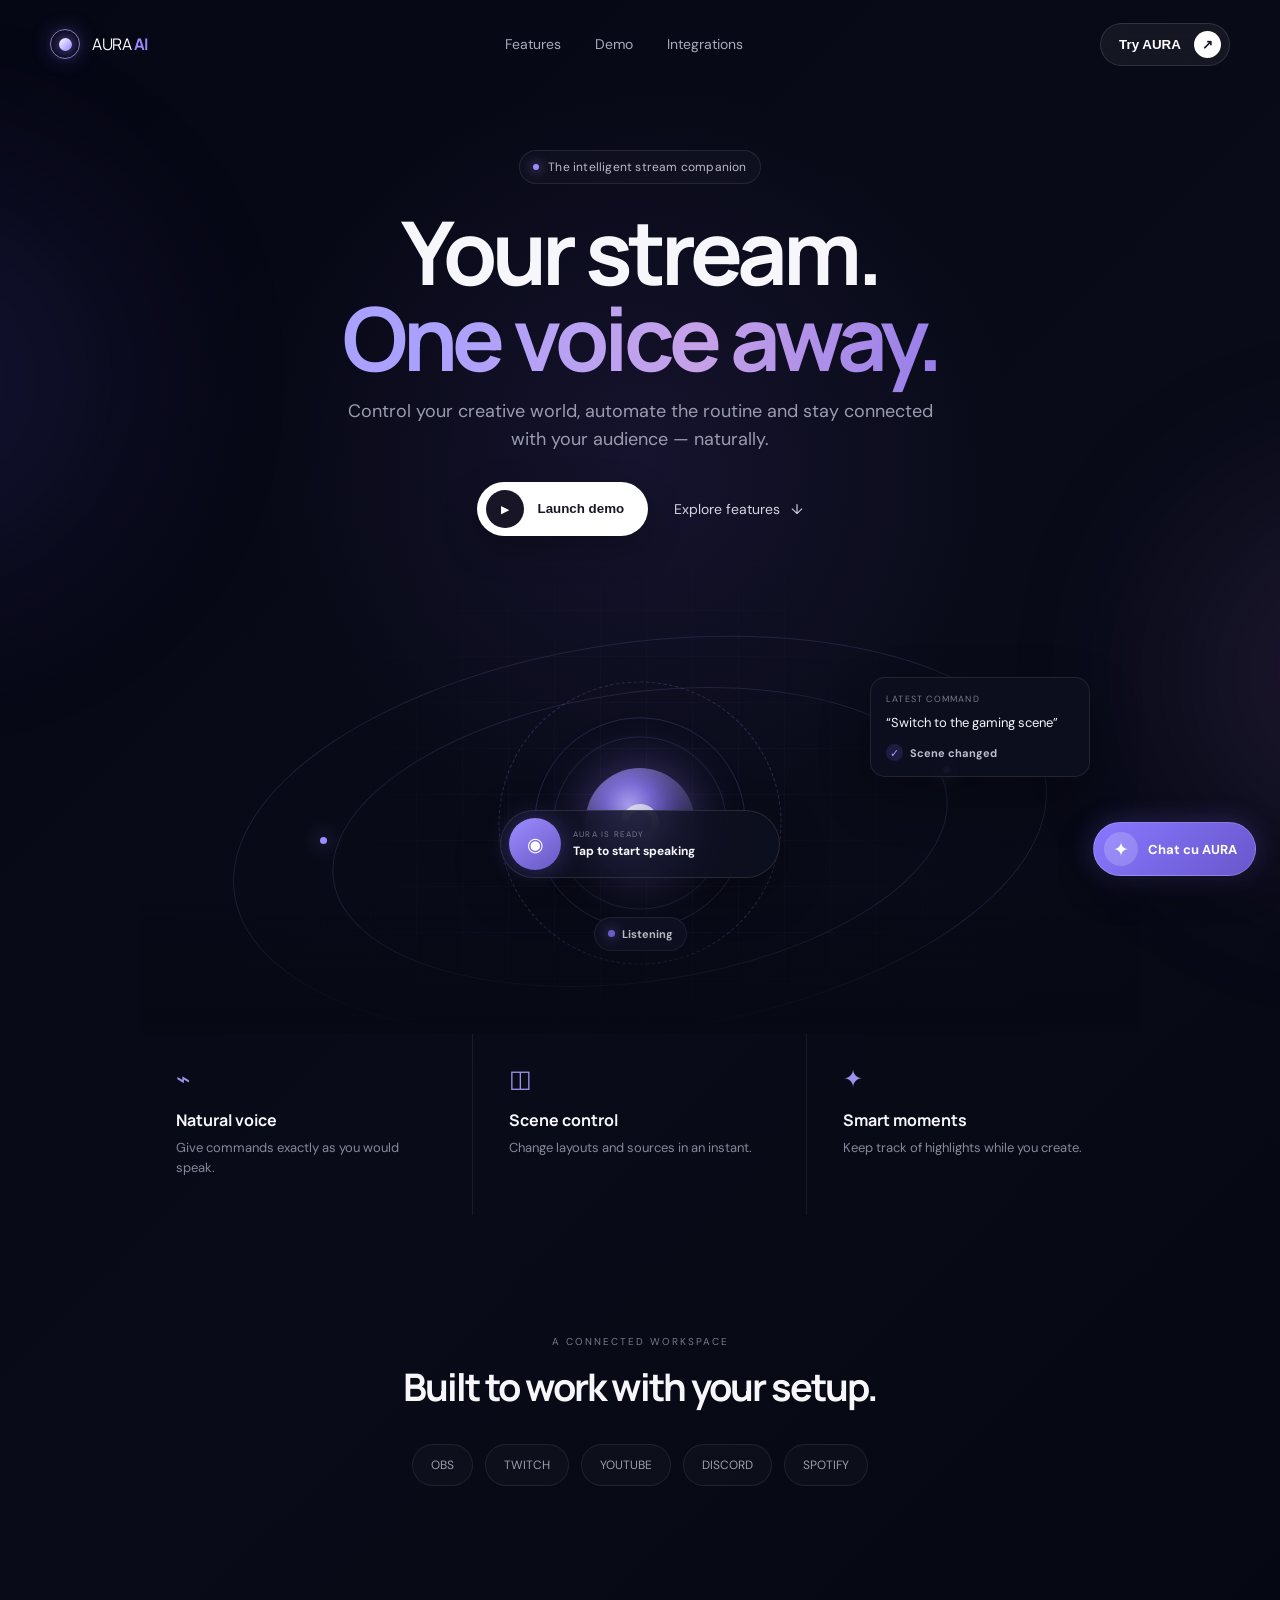
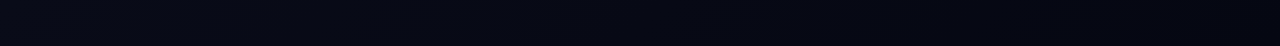
<file: index.html>
<!doctype html>
<html lang="ro">
  <head>
    <meta charset="UTF-8" />
    <meta name="viewport" content="width=device-width, initial-scale=1.0" />
    <meta name="theme-color" content="#05070f" />
    <title>AURA AI — Your stream, on autopilot</title>
    <meta name="description" content="AURA AI is an intelligent creative copilot for modern streamers." />
    <link rel="preconnect" href="https://fonts.googleapis.com" />
    <link rel="preconnect" href="https://fonts.gstatic.com" crossorigin />
    <link href="https://fonts.googleapis.com/css2?family=DM+Sans:wght@400;500;600;700&family=Manrope:wght@600;700;800&display=swap" rel="stylesheet" />
    <link rel="stylesheet" href="styles.css" />
    <link rel="stylesheet" href="chat.css" />
  </head>
  <body>
    <div class="ambient ambient-one"></div>
    <div class="ambient ambient-two"></div>

    <nav class="nav">
      <a class="brand" href="#" aria-label="AURA AI acasă">
        <span class="brand-mark"><span></span></span>
        <span>AURA <b>AI</b></span>
      </a>
      <div class="nav-links">
        <a href="#features">Features</a>
        <a href="#demo">Demo</a>
        <a href="#integrations">Integrations</a>
      </div>
      <button class="nav-cta" data-scroll="demo">Try AURA <span>↗</span></button>
    </nav>

    <main>
      <section class="hero">
        <div class="eyebrow"><span></span> The intelligent stream companion</div>
        <h1>Your stream.<br /><em>One voice away.</em></h1>
        <p class="hero-copy">Control your creative world, automate the routine and stay connected with your audience — naturally.</p>
        <div class="hero-actions">
          <button class="primary-btn" data-scroll="demo"><span class="play-icon">▶</span> Launch demo</button>
          <a class="text-link" href="#features">Explore features <span>↓</span></a>
        </div>

        <div class="orbital-stage" id="demo">
          <div class="orbital-grid"></div>
          <div class="orbit orbit-one"></div>
          <div class="orbit orbit-two"></div>
          <div class="orbit-dot dot-one"></div>
          <div class="orbit-dot dot-two"></div>
          <div class="orbital-core">
            <div class="core-rings"><span class="core-ring ring-one"></span><span class="core-ring ring-two"></span><span class="core-ring ring-three"></span></div>
            <div class="core-symbol"><span></span></div>
            <div class="voice-status"><span class="pulse-dot"></span><b id="voiceStatus">Listening</b></div>
          </div>
          <aside class="command-card">
            <div class="command-label">LATEST COMMAND</div>
            <div class="command-text" id="commandText">“Switch to the gaming scene”</div>
            <div class="command-result"><span>✓</span><b>Scene changed</b></div>
          </aside>
        </div>
      </section>

      <section class="feature-strip" id="features">
        <article><div class="feature-icon">⌁</div><h3>Natural voice</h3><p>Give commands exactly as you would speak.</p></article>
        <article><div class="feature-icon">◫</div><h3>Scene control</h3><p>Change layouts and sources in an instant.</p></article>
        <article><div class="feature-icon">✦</div><h3>Smart moments</h3><p>Keep track of highlights while you create.</p></article>
      </section>

      <section class="integrations" id="integrations">
        <p class="section-kicker">A CONNECTED WORKSPACE</p>
        <h2>Built to work with your setup.</h2>
        <div class="integration-row"><span>OBS</span><span>TWITCH</span><span>YOUTUBE</span><span>DISCORD</span><span>SPOTIFY</span></div>
      </section>
    </main>

    <div class="voice-dock">
      <button id="voiceButton" class="mic-button" aria-label="Start voice demo"><span>◉</span></button>
      <div><small>AURA IS READY</small><strong id="dockText">Tap to start speaking</strong></div>
    </div>

    <section class="chat-widget" id="chatWidget" aria-label="Chat AURA AI" aria-hidden="true">
      <header class="chat-header">
        <div class="chat-avatar">✦</div>
        <div class="chat-heading"><strong>Chat cu AURA</strong><span><i></i> Demo interactiv</span></div>
        <button class="chat-close" id="chatClose" aria-label="Închide chatul">×</button>
      </header>
      <div class="chat-messages" id="chatMessages" role="log" aria-live="polite">
        <div class="chat-message aura-message"><span class="message-avatar">✦</span><div class="message-bubble">Salut! Sunt AURA. Scrie o comandă de test, de exemplu „deschide YouTube” sau „schimbă scena la gaming”.</div></div>
      </div>
      <div class="chat-suggestions" aria-label="Comenzi sugerate">
        <button type="button" data-prompt="Deschide YouTube">Deschide YouTube</button>
        <button type="button" data-prompt="Schimbă scena la gaming">Scena gaming</button>
      </div>
      <form class="chat-compose" id="chatForm">
        <label class="visually-hidden" for="chatInput">Scrie un mesaj</label>
        <input id="chatInput" name="message" type="text" placeholder="Scrie o comandă…" autocomplete="off" maxlength="240" />
        <button type="submit" aria-label="Trimite mesaj">↑</button>
      </form>
      <p class="chat-note">Demo: comenzile pentru aplicații desktop sunt simulate.</p>
    </section>
    <button class="chat-launcher" id="chatLauncher" aria-label="Deschide chatul cu AURA"><span>✦</span><b>Chat cu AURA</b></button>

    <script src="app.js"></script>
  </body>
</html>
</file>
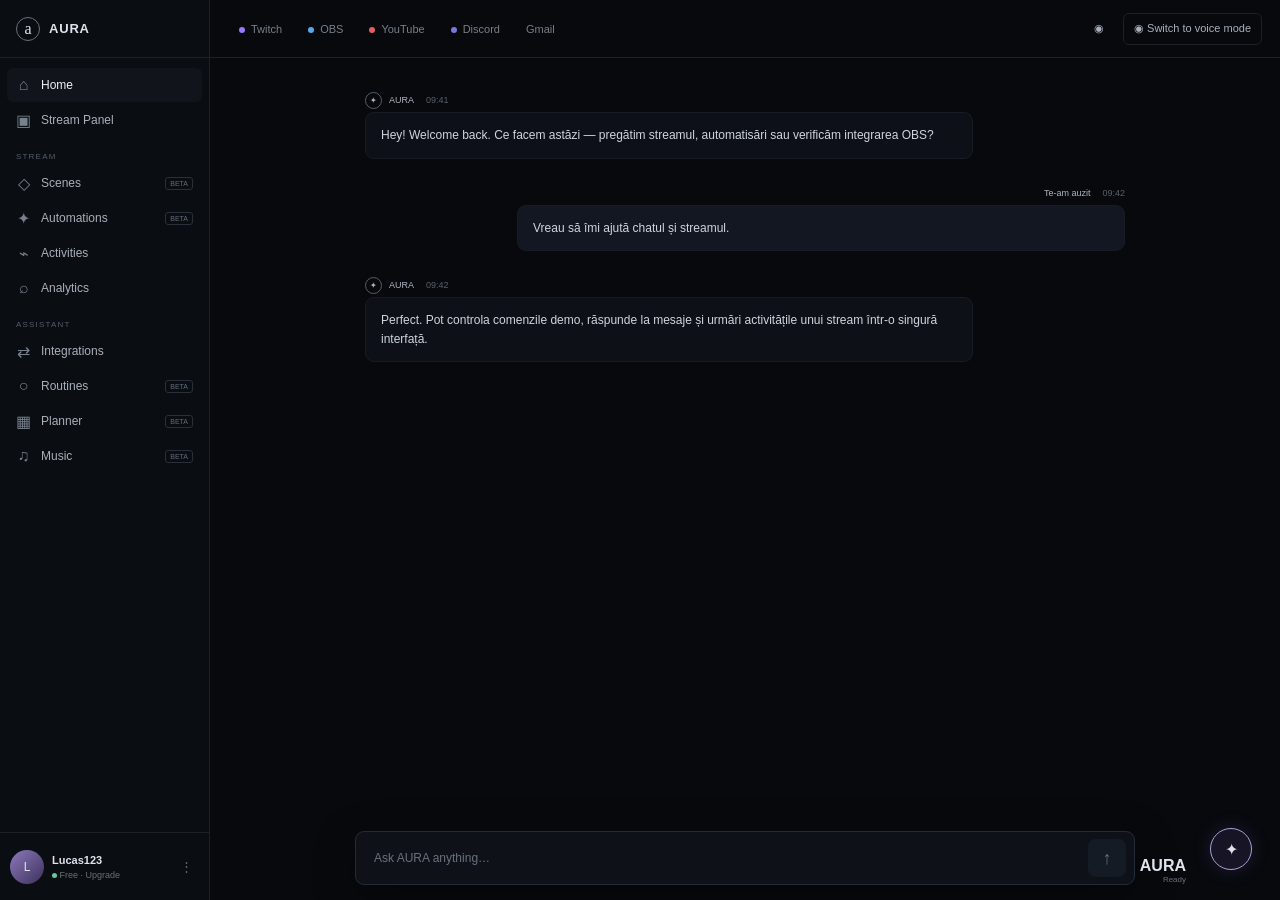
<file: dashboard.html>
<!doctype html>
<html lang="ro">
  <head>
    <meta charset="UTF-8" />
    <meta name="viewport" content="width=device-width, initial-scale=1.0" />
    <meta name="theme-color" content="#080b12" />
    <title>AURA AI — Chat workspace</title>
    <link rel="stylesheet" href="app.css" />
  </head>
  <body>
    <aside class="sidebar">
      <div class="brand"><span class="brand-mark">a</span><strong>AURA</strong></div>
      <nav class="menu" aria-label="Navigare principală">
        <button class="menu-item active"><span>⌂</span><b>Home</b></button>
        <button class="menu-item"><span>▣</span><b>Stream Panel</b></button>
        <p class="menu-label">STREAM</p>
        <button class="menu-item"><span>◇</span><b>Scenes</b><em>BETA</em></button>
        <button class="menu-item"><span>✦</span><b>Automations</b><em>BETA</em></button>
        <button class="menu-item"><span>⌁</span><b>Activities</b></button>
        <button class="menu-item"><span>⌕</span><b>Analytics</b></button>
        <p class="menu-label">ASSISTANT</p>
        <button class="menu-item"><span>⇄</span><b>Integrations</b></button>
        <button class="menu-item"><span>○</span><b>Routines</b><em>BETA</em></button>
        <button class="menu-item"><span>▦</span><b>Planner</b><em>BETA</em></button>
        <button class="menu-item"><span>♫</span><b>Music</b><em>BETA</em></button>
      </nav>
      <div class="user-card"><div class="avatar">L</div><div><strong>Lucas123</strong><small><i></i> Free · Upgrade</small></div><button aria-label="Opțiuni utilizator">⋮</button></div>
    </aside>

    <main class="workspace">
      <header class="topbar">
        <nav class="platforms" aria-label="Platforme">
          <button><span class="dot twitch"></span>Twitch</button>
          <button><span class="dot obs"></span>OBS</button>
          <button><span class="dot youtube"></span>YouTube</button>
          <button><span class="dot discord"></span>Discord</button>
          <button class="muted">Gmail</button>
        </nav>
        <div class="top-actions"><button class="icon-btn" aria-label="Sunet">◉</button><button class="voice-mode">◉ <span>Switch to voice mode</span></button></div>
      </header>

      <section class="chat-area">
        <div class="conversation" id="conversation">
          <article class="message assistant">
            <div class="meta"><span>✦</span>AURA <time>09:41</time></div>
            <div class="bubble">Hey! Welcome back. Ce facem astăzi — pregătim streamul, automatisări sau verificăm integrarea OBS?</div>
          </article>
          <article class="message user"><div class="meta">Te-am auzit <time>09:42</time></div><div class="bubble">Vreau să îmi ajută chatul și streamul.</div></article>
          <article class="message assistant"><div class="meta"><span>✦</span>AURA <time>09:42</time></div><div class="bubble">Perfect. Pot controla comenzile demo, răspunde la mesaje și urmări activitățile unui stream într-o singură interfață.</div></article>
        </div>

        <form class="composer" id="composer">
          <input id="chatInput" type="text" placeholder="Ask AURA anything…" autocomplete="off" aria-label="Mesaj pentru AURA" />
          <button class="send" type="submit" aria-label="Trimite">↑</button>
        </form>
      </section>

      <div class="status"><span>✦</span><div><strong>AURA</strong><small>Ready</small></div></div>
    </main>

    <script src="app.js"></script>
  </body>
</html>
</file>
<file: styles.css>
:root {
  --ink: #070914;
  --panel: #0d1020;
  --violet: #8572ff;
  --pink: #c78cff;
  --white: #f7f7fb;
  --muted: #9a9daf;
}

* { box-sizing: border-box; }
html { scroll-behavior: smooth; }
body {
  margin: 0;
  min-height: 100vh;
  overflow-x: hidden;
  color: var(--white);
  background:
    radial-gradient(circle at 50% 28%, rgba(105, 76, 185, .14), transparent 28%),
    linear-gradient(135deg, #060714 0%, #090b18 55%, #050712 100%);
  font-family: "DM Sans", sans-serif;
}

.ambient { position: fixed; border-radius: 50%; filter: blur(100px); pointer-events: none; opacity: .14; }
.ambient-one { width: 400px; height: 400px; background: #5d4fd7; left: -280px; top: 20%; }
.ambient-two { width: 360px; height: 360px; background: #a26ace; right: -260px; top: 55%; }

.nav {
  width: min(1180px, calc(100% - 48px));
  height: 88px;
  margin: auto;
  display: flex;
  align-items: center;
  justify-content: space-between;
  position: relative;
  z-index: 20;
}
.brand { display: flex; align-items: center; gap: 12px; color: white; text-decoration: none; font-family: "Manrope", sans-serif; letter-spacing: -.5px; }
.brand b { color: #9e8cff; }
.brand-mark { width: 30px; height: 30px; border: 1px solid rgba(185,174,255,.7); border-radius: 50%; display: grid; place-items: center; box-shadow: 0 0 20px rgba(133,114,255,.25); }
.brand-mark span { width: 13px; height: 13px; border-radius: 50%; background: linear-gradient(135deg, #fff, #9181ff); box-shadow: 0 0 14px #8d7aff; }
.nav-links { display: flex; gap: 34px; }
.nav-links a { color: #aaaabd; text-decoration: none; font-size: 14px; transition: .2s; }
.nav-links a:hover { color: white; }
.nav-cta { height: 43px; border: 1px solid rgba(255,255,255,.12); border-radius: 100px; background: rgba(255,255,255,.055); color: white; padding: 0 8px 0 18px; font-weight: 600; cursor: pointer; backdrop-filter: blur(12px); }
.nav-cta span { display: inline-grid; place-items: center; width: 27px; height: 27px; margin-left: 10px; border-radius: 50%; background: white; color: #171526; }

.hero { text-align: center; padding-top: 62px; }
.eyebrow { display: inline-flex; align-items: center; gap: 9px; color: #bbb9c9; border: 1px solid rgba(255,255,255,.09); border-radius: 100px; padding: 8px 13px; font-size: 12px; letter-spacing: .2px; background: rgba(255,255,255,.025); }
.eyebrow span { width: 6px; height: 6px; border-radius: 50%; background: #9d8cff; box-shadow: 0 0 12px #9d8cff; }
.hero h1 { margin: 24px 0 18px; font-family: "Manrope", sans-serif; font-size: clamp(52px, 7vw, 88px); line-height: .98; letter-spacing: -5px; }
.hero h1 em { font-style: normal; color: transparent; background: linear-gradient(100deg, #aaa1ff 15%, #c6a1e8 60%, #967de9); background-clip: text; -webkit-background-clip: text; }
.hero-copy { width: min(600px, calc(100% - 40px)); margin: 0 auto; color: var(--muted); font-size: 18px; line-height: 1.55; }
.hero-actions { display: flex; justify-content: center; align-items: center; gap: 26px; margin-top: 28px; }
.primary-btn { height: 54px; border: 0; border-radius: 100px; background: white; color: #171526; padding: 0 24px 0 9px; font-weight: 700; cursor: pointer; box-shadow: 0 12px 35px rgba(0,0,0,.25); }
.play-icon { display: inline-grid; place-items: center; width: 38px; height: 38px; margin-right: 10px; border-radius: 50%; background: #171526; color: white; font-size: 10px; }
.text-link { color: #d5d4df; text-decoration: none; font-size: 14px; }.text-link span { margin-left: 7px; }

.orbital-stage { width: min(1000px, calc(100% - 40px)); height: 470px; margin: 28px auto 0; position: relative; overflow: hidden; border-radius: 38px 38px 0 0; }
.orbital-stage::after { content:""; position:absolute; inset:0; background: linear-gradient(transparent 72%, #070914 100%); pointer-events:none; }
.orbital-grid { position:absolute; inset: 0; background-image: linear-gradient(rgba(143,132,220,.055) 1px, transparent 1px), linear-gradient(90deg, rgba(143,132,220,.055) 1px, transparent 1px); background-size: 46px 46px; mask-image: radial-gradient(circle at 50% 58%, black 0, transparent 68%); }
.orbit { position: absolute; left: 50%; top: 58%; border: 1px solid rgba(155,145,230,.15); border-radius: 50%; transform: translate(-50%, -50%) rotate(-8deg); }
.orbit-one { width: 620px; height: 290px; }.orbit-two { width: 820px; height: 390px; }
.orbit-dot { position:absolute; width:7px; height:7px; border-radius:50%; background:#9d8cff; box-shadow:0 0 20px #9d8cff; }.dot-one { left:18%; top:58%; }.dot-two { right:19%; top:43%; }
.orbital-core { position:absolute; width:240px; height:240px; left:50%; top:55%; transform:translate(-50%,-50%); display:grid; place-items:center; }
.core-rings, .core-ring { position:absolute; inset:0; border-radius:50%; }.core-ring { border:1px solid rgba(153,139,238,.22); }.ring-one { transform:scale(.72); }.ring-two { transform:scale(.88); }.ring-three { transform:scale(1.18); border-style:dashed; animation:spin 20s linear infinite; }
.core-symbol { width:110px; height:110px; border-radius:50%; display:grid; place-items:center; background:radial-gradient(circle at 40% 35%, #b5aaff 0, #7767d3 25%, #2d285a 62%, #17182c 100%); box-shadow:0 0 50px rgba(131,108,223,.45), inset 0 0 25px rgba(255,255,255,.18); animation:float 4s ease-in-out infinite; }.core-symbol span { width:38px;height:38px;border-radius:50%;border:7px solid rgba(255,255,255,.72);border-left-color:transparent;transform:rotate(-35deg); }
.voice-status { position:absolute; bottom:-8px; display:flex; align-items:center; gap:7px; height:34px; padding:0 13px; border-radius:100px; background:#111326; border:1px solid rgba(255,255,255,.09); font-size:11px; }.pulse-dot { width:7px;height:7px;border-radius:50%;background:#8c7aff;box-shadow:0 0 12px #8c7aff; }
.command-card { position:absolute; right:5%; top:24%; z-index:3; width:220px; text-align:left; padding:15px; border:1px solid rgba(255,255,255,.09); border-radius:15px; background:rgba(13,15,31,.88); backdrop-filter:blur(15px); box-shadow:0 20px 50px rgba(0,0,0,.3); }.command-label { color:#77798d;font-size:9px;letter-spacing:1.2px;margin-bottom:9px; }.command-text { font-size:13px;line-height:1.4; }.command-result { display:flex;align-items:center;gap:7px;margin-top:12px;color:#bdbfd0;font-size:11px; }.command-result span { display:grid;place-items:center;width:17px;height:17px;border-radius:50%;background:rgba(133,114,255,.16);color:#aa9cff; }

.feature-strip { width:min(1000px, calc(100% - 40px)); margin:-2px auto 0; display:grid; grid-template-columns:repeat(3,1fr); border-top:1px solid rgba(255,255,255,.07); }
.feature-strip article { padding:30px 36px 38px; border-right:1px solid rgba(255,255,255,.07); }.feature-strip article:last-child { border-right:0; }.feature-icon { color:#9e91ea;font-size:24px;height:38px; }.feature-strip h3 { margin:8px 0 7px;font-family:"Manrope",sans-serif;font-size:16px; }.feature-strip p { margin:0;color:#85889b;font-size:13px;line-height:1.5; }
.integrations { text-align:center; padding:110px 20px 160px; }.section-kicker { color:#77798d;font-size:10px;letter-spacing:2px; }.integrations h2 { margin:12px 0 32px;font-family:"Manrope",sans-serif;font-size:38px;letter-spacing:-2px; }.integration-row { display:flex;justify-content:center;flex-wrap:wrap;gap:12px; }.integration-row span { border:1px solid rgba(255,255,255,.08);border-radius:100px;padding:12px 18px;color:#9c9dad;background:rgba(255,255,255,.025);font-size:12px; }
.voice-dock { position:fixed;z-index:30;left:50%;bottom:22px;transform:translateX(-50%);height:68px;width:280px;padding:8px 16px 8px 8px;border:1px solid rgba(255,255,255,.11);border-radius:100px;background:rgba(14,16,32,.82);backdrop-filter:blur(18px);display:flex;align-items:center;gap:12px;box-shadow:0 15px 45px rgba(0,0,0,.38); }.mic-button { width:52px;height:52px;flex:0 0 52px;border:0;border-radius:50%;background:linear-gradient(145deg,#9d8cff,#6758c4);color:white;cursor:pointer;box-shadow:0 0 25px rgba(133,114,255,.35); }.mic-button span { font-size:19px; }.voice-dock div { display:flex;flex-direction:column;text-align:left; }.voice-dock small { color:#77798d;font-size:8px;letter-spacing:1.2px;margin-bottom:4px; }.voice-dock strong { font-size:12px; }.voice-dock.listening .mic-button { animation:micPulse 1.5s ease-in-out infinite; }

@keyframes spin { to { transform:scale(1.18) rotate(360deg); } }@keyframes float { 50% { transform:translateY(-8px); } }@keyframes micPulse { 50% { box-shadow:0 0 0 10px rgba(133,114,255,.09),0 0 35px rgba(133,114,255,.55); } }

@media (max-width: 760px) { .nav { width:calc(100% - 32px); }.nav-links { display:none; }.hero { padding-top:42px; }.hero h1 { letter-spacing:-3px; }.hero-copy { font-size:16px; }.orbital-stage { height:420px;width:calc(100% - 20px); }.orbit-one { width:480px; }.orbit-two { width:650px; }.command-card { right:12px;top:8%;width:190px; }.feature-strip { grid-template-columns:1fr; }.feature-strip article { border-right:0;border-bottom:1px solid rgba(255,255,255,.07); }.feature-strip article:last-child { border-bottom:0; }.integrations h2 { font-size:30px; }.voice-dock { bottom:12px; } }
@media (max-width: 480px) { .nav-cta { font-size:0;padding-left:8px; }.nav-cta span { margin:0; }.hero h1 { font-size:48px; }.hero-actions { flex-direction:column;gap:14px; }.orbital-stage { height:390px; }.orbital-core { width:210px;height:210px; }.command-card { top:auto;bottom:24px;left:50%;right:auto;transform:translateX(-50%); }.integrations { padding-bottom:130px; } }
</file>
<file: chat.css>
/* AURA AI chat widget */
.chat-launcher {
  position: fixed;
  z-index: 40;
  right: 24px;
  bottom: 24px;
  display: flex;
  align-items: center;
  gap: 10px;
  min-height: 54px;
  padding: 0 18px 0 10px;
  border: 1px solid rgba(255,255,255,.18);
  border-radius: 100px;
  color: #fff;
  background: linear-gradient(135deg, #8978ff, #6857cb);
  box-shadow: 0 12px 35px rgba(0,0,0,.4), 0 0 28px rgba(133,114,255,.3);
  font: inherit;
  cursor: pointer;
}
.chat-launcher span { display:grid;place-items:center;width:34px;height:34px;border-radius:50%;background:rgba(255,255,255,.18);font-size:19px; }
.chat-launcher b { font-size:13px; }
.chat-launcher[aria-expanded="true"] { opacity:0;pointer-events:none; }
.chat-widget {
  position: fixed;
  z-index: 39;
  right: 24px;
  bottom: 90px;
  display: flex;
  flex-direction: column;
  width: min(370px, calc(100vw - 28px));
  height: min(520px, calc(100vh - 125px));
  min-height: 360px;
  overflow: hidden;
  border: 1px solid rgba(255,255,255,.12);
  border-radius: 20px;
  background: rgba(12,14,29,.97);
  box-shadow: 0 24px 80px rgba(0,0,0,.55), 0 0 45px rgba(112,91,204,.12);
  backdrop-filter: blur(20px);
  opacity: 0;
  visibility: hidden;
  transform: translateY(12px) scale(.98);
  transform-origin: bottom right;
  transition: opacity .2s ease, transform .2s ease, visibility .2s;
}
.chat-widget.is-open { opacity:1;visibility:visible;transform:translateY(0) scale(1); }
.chat-header { display:flex;align-items:center;gap:11px;padding:15px 16px;border-bottom:1px solid rgba(255,255,255,.08); }
.chat-avatar,.message-avatar { display:grid;place-items:center;flex:0 0 36px;width:36px;height:36px;border-radius:50%;color:white;background:linear-gradient(145deg,#a79aff,#6755c8);box-shadow:0 0 18px rgba(133,114,255,.25); }
.chat-heading { display:flex;flex-direction:column;gap:4px;flex:1;text-align:left; }.chat-heading strong { font-size:13px; }.chat-heading span { color:#9496aa;font-size:10px; }.chat-heading i { display:inline-block;width:6px;height:6px;margin-right:5px;border-radius:50%;background:#76d6a5; }
.chat-close { border:0;background:transparent;color:#aaaabd;font-size:24px;line-height:1;cursor:pointer; }
.chat-messages { display:flex;flex:1;flex-direction:column;gap:13px;overflow-y:auto;padding:17px 14px;scrollbar-color:#393550 transparent; }
.chat-message { display:flex;align-items:flex-end;gap:8px;max-width:92%; }.chat-message.user-message { align-self:flex-end; }.chat-message.aura-message { align-self:flex-start; }
.message-avatar { width:25px;height:25px;flex-basis:25px;font-size:12px; }.message-bubble { padding:11px 13px;border:1px solid rgba(255,255,255,.07);border-radius:15px 15px 15px 4px;background:#17192d;color:#e8e8f1;font-size:12px;line-height:1.55;text-align:left;overflow-wrap:anywhere; }.user-message .message-bubble { border-color:rgba(157,140,255,.2);border-radius:15px 15px 4px 15px;background:#37305f; }
.chat-suggestions { display:flex;gap:7px;overflow-x:auto;padding:0 14px 12px; }.chat-suggestions button { flex:0 0 auto;padding:7px 10px;border:1px solid rgba(161,147,255,.25);border-radius:100px;background:rgba(133,114,255,.08);color:#c7c0ff;font:inherit;font-size:10px;cursor:pointer; }.chat-suggestions button:hover { background:rgba(133,114,255,.18); }
.chat-compose { display:flex;gap:8px;align-items:center;padding:10px 12px;border-top:1px solid rgba(255,255,255,.08); }.chat-compose input { min-width:0;flex:1;height:42px;padding:0 13px;border:1px solid rgba(255,255,255,.1);border-radius:12px;outline:none;background:#090b18;color:#fff;font:inherit;font-size:12px; }.chat-compose input:focus { border-color:#8473e6; }.chat-compose input::placeholder { color:#77798d; }.chat-compose button { width:40px;height:40px;border:0;border-radius:12px;background:#8978ff;color:#fff;font-size:22px;cursor:pointer; }.chat-note { margin:0;padding:0 14px 11px;color:#77798d;font-size:9px;text-align:center; }
.visually-hidden { position:absolute;width:1px;height:1px;padding:0;margin:-1px;overflow:hidden;clip:rect(0,0,0,0);white-space:nowrap;border:0; }
@media (max-width: 600px) { .chat-launcher { right:14px;bottom:88px; }.chat-widget { right:14px;bottom:150px;height:min(500px,calc(100vh - 180px)); }.voice-dock { z-index:35; } }
</file>
<file: app.css>
:root{--bg:#07090d;--sidebar:#0a0d12;--line:#1b2029;--panel:#0d1117;--muted:#858e9b;--text:#dfe4ec;--accent:#c4b6ff}*{box-sizing:border-box}body{margin:0;height:100vh;overflow:hidden;background:var(--bg);color:var(--text);font-family:Inter,"Segoe UI",sans-serif}.sidebar{position:fixed;inset:0 auto 0 0;width:210px;border-right:1px solid var(--line);background:var(--sidebar);display:flex;flex-direction:column}.brand{height:58px;display:flex;align-items:center;gap:9px;padding:0 16px;border-bottom:1px solid var(--line);font-size:13px}.brand-mark{display:grid;place-items:center;width:24px;height:24px;border:1px solid #69717d;border-radius:50%;font-family:Georgia,serif;font-size:16px}.brand strong{letter-spacing:.8px}.menu{padding:9px 7px;flex:1}.menu-item{width:100%;height:34px;margin:1px 0;padding:0 9px;border:0;border-radius:6px;background:transparent;color:#a9b0ba;display:flex;align-items:center;gap:10px;font:inherit;text-align:left;cursor:pointer}.menu-item:hover,.menu-item.active{background:#11151b;color:#edf1f7}.menu-item span{width:15px;text-align:center;color:#77808d}.menu-item b{font-size:12px;font-weight:500}.menu-item em{margin-left:auto;padding:2px 4px;border:1px solid #29303a;border-radius:3px;color:#626d7a;font-size:7px;font-style:normal}.menu-label{margin:15px 9px 5px;color:#535d69;font-size:8px;letter-spacing:1.2px}.user-card{height:68px;margin-top:auto;border-top:1px solid var(--line);display:flex;align-items:center;padding:10px}.avatar{width:34px;height:34px;margin-right:8px;border-radius:50%;display:grid;place-items:center;background:linear-gradient(135deg,#8c79bc,#3d315b);font-size:12px}.user-card div:nth-child(2){display:flex;flex-direction:column;gap:4px}.user-card strong{font-size:11px}.user-card small{color:#69736f;font-size:9px}.user-card small i{display:inline-block;width:5px;height:5px;border-radius:50%;background:#66c7a0}.user-card button{margin-left:auto;border:0;background:none;color:#5d6672}.workspace{margin-left:210px;height:100vh}.topbar{height:58px;border-bottom:1px solid var(--line);display:flex;align-items:center;justify-content:space-between;padding:0 18px}.platforms{display:flex;gap:4px}.platforms button{height:30px;padding:0 10px;border:1px solid transparent;border-radius:5px;background:transparent;color:#777f8b;font-size:11px}.platforms button:hover{border-color:var(--line);background:#0d1117}.dot{display:inline-block;width:6px;height:6px;margin-right:6px;border-radius:50%;background:#6d7480}.dot.twitch{background:#9878ff}.dot.obs{background:#54a8ee}.dot.youtube{background:#e75c61}.dot.discord{background:#7779d8}.top-actions{display:flex;align-items:center;gap:8px}.top-actions button{height:32px;border:0;border-radius:6px;background:transparent;color:#aab1bc;font-size:11px}.icon-btn{width:32px}.voice-mode{padding:0 10px;border:1px solid var(--line)!important}.chat-area{position:absolute;left:210px;right:0;top:58px;bottom:0;display:flex;flex-direction:column}.conversation{width:min(760px,calc(100% - 48px));margin:0 auto;flex:1;overflow-y:auto;padding:30px 0 110px}.message{width:80%;margin:0 0 22px}.message.user{margin-left:auto}.meta{height:24px;display:flex;align-items:center;gap:7px;color:#aeb5c1;font-size:9px}.meta span{display:grid;place-items:center;width:17px;height:17px;border:1px solid #555e6b;border-radius:50%;font-size:8px}.meta time{margin-left:5px;color:#59616d}.message.user .meta{justify-content:flex-end}.bubble{border:1px solid #171c24;border-radius:9px;padding:13px 15px;background:#0d1117;color:#cfd5df;font-size:12px;line-height:1.55}.message.user .bubble{background:#121722}.composer{position:absolute;left:50%;bottom:15px;transform:translateX(-50%);width:min(780px,calc(100% - 48px));height:54px;display:flex;align-items:center;border:1px solid #242b36;border-radius:9px;background:#0e1218;box-shadow:0 12px 40px rgba(0,0,0,.35)}.composer input{flex:1;height:100%;border:0;outline:0;padding:0 18px;background:transparent;color:#dfe4ec;font-size:12px}.composer input::placeholder{color:#69717d}.send{width:38px;height:38px;margin-right:8px;border:0;border-radius:8px;background:#151b24;color:#697383;font-size:18px;cursor:pointer}.status{position:fixed;right:18px;bottom:18px;width:70px;height:70px;display:flex;align-items:flex-end;justify-content:center}.status>span{position:absolute;bottom:12px;right:10px;width:42px;height:42px;border:1px solid #a99fd5;border-radius:50%;display:grid;place-items:center;background:#171525;box-shadow:0 0 20px rgba(157,140,255,.15);z-index:2}.status div{position:absolute;bottom:-2px;left:-76px;width:70px;text-align:right}.status strong,.status small{display:block}.status small{color:#69717d;font-size:8px}@media(max-width:760px){.sidebar{width:58px}.brand strong,.menu-item b,.menu-item em,.menu-label,.user-card div:nth-child(2),.user-card button{display:none}.brand{justify-content:center;padding:0}.menu-item{justify-content:center;padding:0}.workspace{margin-left:58px}.chat-area{left:58px}.platforms button.muted{display:none}.voice-mode span{display:none}.conversation{width:calc(100% - 24px)}.message{width:92%}.composer{width:calc(100% - 24px)}}
</file>
